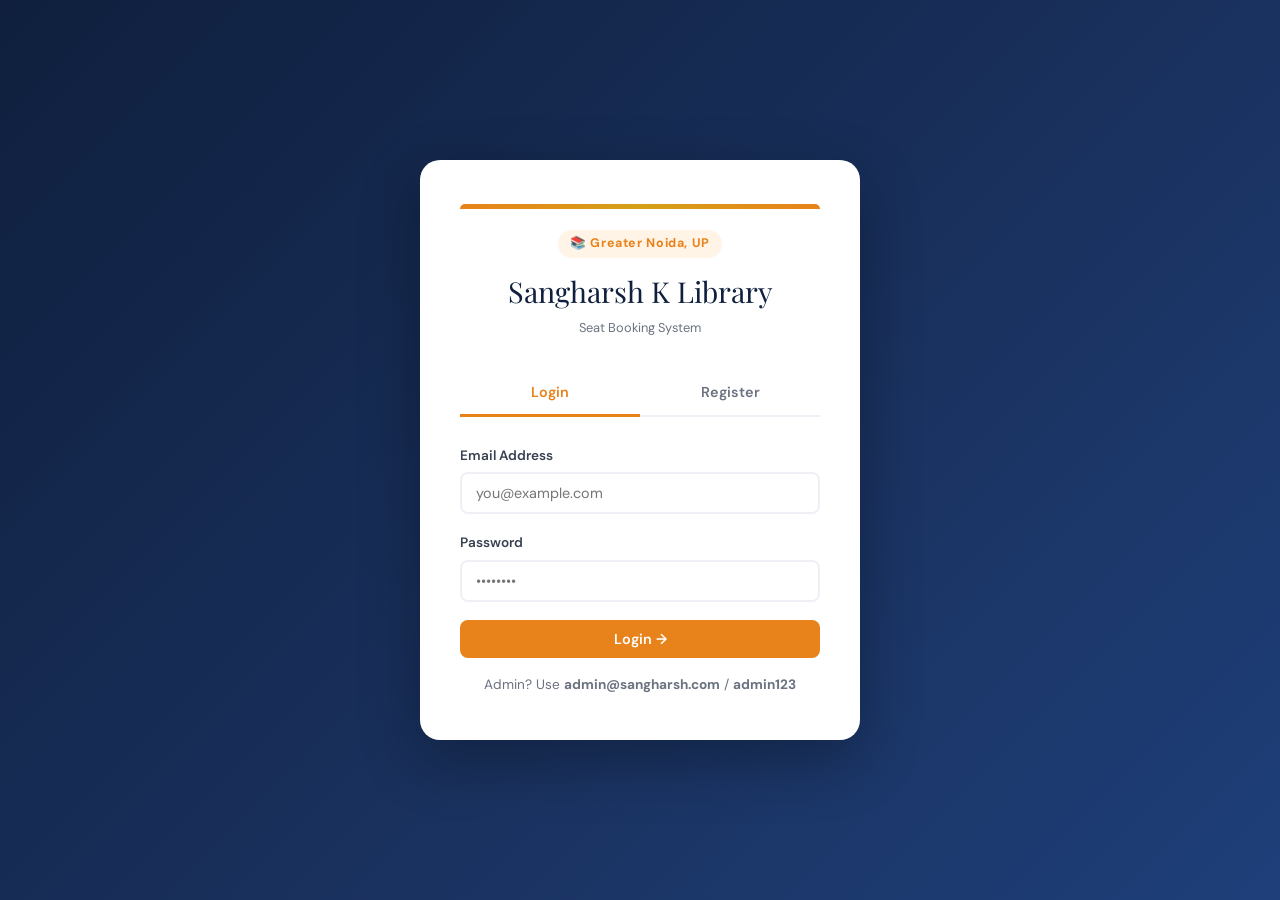
<file: frontend/index.html>
<!DOCTYPE html>
<html lang="en">
<head>
    <meta charset="UTF-8"/>
    <meta name="viewport" content="width=device-width, initial-scale=1.0"/>
    <title>Sangharsh K Library – Login</title>
    <link rel="stylesheet" href="css/style.css"/>
    <style>
        .saffron-bar { height: 5px; background: linear-gradient(90deg, #e8821a, #d4a017, #e8821a); border-radius: 20px 20px 0 0; }
        .hero-badge { background: #fff4e6; color: #e8821a; font-size:0.78rem; font-weight:700; padding:4px 12px; border-radius:999px; display:inline-block; margin-bottom:10px; letter-spacing:0.05em; }
    </style>
</head>
<body>
<div class="auth-page">
    <div class="auth-box">
        <div class="saffron-bar"></div>
        <div class="auth-logo" style="margin-top:20px">
            <span class="hero-badge">📚 Greater Noida, UP</span>
            <span class="lib-name">Sangharsh K Library</span>
            <span class="lib-sub">Seat Booking System</span>
        </div>

        <!-- Tabs -->
        <div class="auth-tabs">
            <div class="auth-tab active" onclick="switchTab('login')">Login</div>
            <div class="auth-tab" onclick="switchTab('register')">Register</div>
        </div>

        <!-- Login Form -->
        <div id="loginForm" class="auth-form active">
            <div class="form-group">
                <label class="form-label">Email Address</label>
                <input type="email" id="loginEmail" class="form-control" placeholder="you@example.com"/>
            </div>
            <div class="form-group">
                <label class="form-label">Password</label>
                <input type="password" id="loginPassword" class="form-control" placeholder="••••••••"/>
            </div>
            <button class="btn btn-saffron w-full" style="justify-content:center" onclick="doLogin()">
                Login →
            </button>
            <p class="text-muted text-center mt-4">
                Admin? Use <b>admin@sangharsh.com</b> / <b>admin123</b>
            </p>
        </div>

        <!-- Register Form -->
        <div id="registerForm" class="auth-form">
            <div class="form-group">
                <label class="form-label">Full Name</label>
                <input type="text" id="regName" class="form-control" placeholder="Your full name"/>
            </div>
            <div class="form-row">
                <div class="form-group">
                    <label class="form-label">Email</label>
                    <input type="email" id="regEmail" class="form-control" placeholder="email@example.com"/>
                </div>
                <div class="form-group">
                    <label class="form-label">Phone</label>
                    <input type="tel" id="regPhone" class="form-control" placeholder="10-digit number"/>
                </div>
            </div>
            <div class="form-group">
                <label class="form-label">Password</label>
                <input type="password" id="regPassword" class="form-control" placeholder="Min 6 characters"/>
            </div>
            <button class="btn btn-primary w-full" style="justify-content:center" onclick="doRegister()">
                Create Account →
            </button>
        </div>
    </div>
</div>

<script src="js/api.js"></script>
<script>
    // Redirect if already logged in
    if (isLoggedIn()) {
        window.location.href = isAdmin() ? 'pages/admin-dashboard.html' : 'pages/dashboard.html';
    }

    function switchTab(tab) {
        document.querySelectorAll('.auth-tab').forEach((t,i) => t.classList.toggle('active', (i===0 && tab==='login')||(i===1 && tab==='register')));
        document.getElementById('loginForm').classList.toggle('active', tab === 'login');
        document.getElementById('registerForm').classList.toggle('active', tab === 'register');
    }

    async function doLogin() {
        const email    = document.getElementById('loginEmail').value.trim();
        const password = document.getElementById('loginPassword').value;
        if (!email || !password) { showToast('Please fill all fields', 'error'); return; }
        try {
            const data = await AuthAPI.login({ email, password });
            saveAuth(data);
            showToast('Welcome back, ' + data.fullName + '!', 'success');
            setTimeout(() => {
                window.location.href = data.role === 'ADMIN' ? 'pages/admin-dashboard.html' : 'pages/dashboard.html';
            }, 500);
        } catch(e) { showToast(e.message, 'error'); }
    }

    async function doRegister() {
        const fullName = document.getElementById('regName').value.trim();
        const email    = document.getElementById('regEmail').value.trim();
        const phone    = document.getElementById('regPhone').value.trim();
        const password = document.getElementById('regPassword').value;
        if (!fullName || !email || !password) { showToast('Please fill all required fields', 'error'); return; }
        try {
            const data = await AuthAPI.register({ fullName, email, password, phone });
            saveAuth(data);
            showToast('Account created! Welcome!', 'success');
            setTimeout(() => window.location.href = 'pages/dashboard.html', 500);
        } catch(e) { showToast(e.message, 'error'); }
    }

    // Allow Enter key
    document.addEventListener('keypress', e => { if(e.key==='Enter') { if(document.getElementById('loginForm').classList.contains('active')) doLogin(); else doRegister(); }});
</script>
</body>
</html>
</file>
<file: frontend/css/style.css>
/* ============================================================
   Sangharsh K Library - Main Stylesheet
   Theme: Deep Navy + Saffron (academic, bold, Indian identity)
   ============================================================ */

@import url('https://fonts.googleapis.com/css2?family=Playfair+Display:wght@600;700&family=DM+Sans:wght@300;400;500;600&display=swap');

/* ---------- CSS Variables ---------- */
:root {
    --navy:       #0f1f3d;
    --navy-light: #1a3260;
    --navy-mid:   #152b54;
    --saffron:    #e8821a;
    --saffron-lt: #f5a03a;
    --gold:       #d4a017;
    --cream:      #fdf8f0;
    --white:      #ffffff;
    --gray-50:    #f8f9fc;
    --gray-100:   #eef0f6;
    --gray-300:   #c4c9d9;
    --gray-500:   #6b7280;
    --gray-700:   #374151;
    --green:      #16a34a;
    --green-lt:   #dcfce7;
    --red:        #dc2626;
    --red-lt:     #fee2e2;
    --blue:       #2563eb;
    --blue-lt:    #dbeafe;
    --yellow-lt:  #fef9c3;
    --yellow:     #ca8a04;
    --orange-lt:  #ffedd5;
    --orange:     #ea580c;

    --radius:     12px;
    --radius-sm:  8px;
    --shadow:     0 4px 24px rgba(15,31,61,0.10);
    --shadow-lg:  0 8px 40px rgba(15,31,61,0.16);
    --transition: 0.2s ease;

    --font-display: 'Playfair Display', Georgia, serif;
    --font-body:    'DM Sans', system-ui, sans-serif;
}

/* ---------- Reset & Base ---------- */
*, *::before, *::after { box-sizing: border-box; margin: 0; padding: 0; }
html { scroll-behavior: smooth; }
body {
    font-family: var(--font-body);
    background: var(--gray-50);
    color: var(--gray-700);
    min-height: 100vh;
    line-height: 1.6;
}
a { color: inherit; text-decoration: none; }
img { max-width: 100%; }

/* ---------- Layout ---------- */
.page-wrapper { display: flex; min-height: 100vh; }

/* Sidebar */
.sidebar {
    width: 250px;
    background: var(--navy);
    color: var(--white);
    display: flex;
    flex-direction: column;
    position: fixed;
    top: 0; left: 0; bottom: 0;
    z-index: 100;
    overflow-y: auto;
    transition: var(--transition);
}
.sidebar-logo {
    padding: 28px 20px 20px;
    border-bottom: 1px solid rgba(255,255,255,0.1);
}
.sidebar-logo .lib-name {
    font-family: var(--font-display);
    font-size: 1.25rem;
    color: var(--saffron);
    line-height: 1.3;
}
.sidebar-logo .lib-loc {
    font-size: 0.72rem;
    color: rgba(255,255,255,0.55);
    margin-top: 2px;
}
.sidebar nav { padding: 16px 0; flex: 1; }
.nav-item {
    display: flex;
    align-items: center;
    gap: 12px;
    padding: 12px 20px;
    font-size: 0.9rem;
    font-weight: 500;
    color: rgba(255,255,255,0.7);
    cursor: pointer;
    border-left: 3px solid transparent;
    transition: var(--transition);
}
.nav-item:hover, .nav-item.active {
    background: rgba(232,130,26,0.12);
    color: var(--saffron);
    border-left-color: var(--saffron);
}
.nav-item .nav-icon { font-size: 1.1rem; width: 20px; text-align: center; }
.sidebar-footer {
    padding: 16px 20px;
    border-top: 1px solid rgba(255,255,255,0.1);
    font-size: 0.8rem;
    color: rgba(255,255,255,0.45);
}

/* Main content area */
.main-content {
    margin-left: 250px;
    flex: 1;
    display: flex;
    flex-direction: column;
    min-height: 100vh;
}

/* Topbar */
.topbar {
    background: var(--white);
    padding: 16px 32px;
    display: flex;
    align-items: center;
    justify-content: space-between;
    border-bottom: 1px solid var(--gray-100);
    position: sticky; top: 0; z-index: 90;
    box-shadow: 0 1px 8px rgba(0,0,0,0.05);
}
.topbar-title { font-family: var(--font-display); font-size: 1.4rem; color: var(--navy); }
.topbar-user {
    display: flex; align-items: center; gap: 10px;
    font-size: 0.88rem; color: var(--gray-500);
}
.avatar {
    width: 36px; height: 36px; border-radius: 50%;
    background: var(--navy);
    color: var(--white);
    display: flex; align-items: center; justify-content: center;
    font-weight: 600; font-size: 0.85rem;
}
.btn-logout {
    background: var(--red-lt); color: var(--red);
    border: none; border-radius: var(--radius-sm);
    padding: 6px 14px; font-size: 0.82rem; font-weight: 600;
    cursor: pointer; transition: var(--transition);
}
.btn-logout:hover { background: var(--red); color: white; }

/* Page body */
.content-area { padding: 32px; flex: 1; }

/* ---------- Cards ---------- */
.card {
    background: var(--white);
    border-radius: var(--radius);
    box-shadow: var(--shadow);
    padding: 24px;
    margin-bottom: 24px;
}
.card-title {
    font-family: var(--font-display);
    font-size: 1.15rem;
    color: var(--navy);
    margin-bottom: 20px;
    padding-bottom: 12px;
    border-bottom: 2px solid var(--gray-100);
}

/* Stat cards */
.stats-grid {
    display: grid;
    grid-template-columns: repeat(auto-fill, minmax(200px, 1fr));
    gap: 20px;
    margin-bottom: 28px;
}
.stat-card {
    background: var(--white);
    border-radius: var(--radius);
    padding: 22px;
    box-shadow: var(--shadow);
    display: flex;
    flex-direction: column;
    gap: 8px;
    border-left: 4px solid var(--saffron);
    transition: var(--transition);
}
.stat-card:hover { transform: translateY(-2px); box-shadow: var(--shadow-lg); }
.stat-icon { font-size: 1.6rem; }
.stat-value { font-size: 2rem; font-weight: 700; color: var(--navy); line-height: 1; }
.stat-label { font-size: 0.8rem; color: var(--gray-500); font-weight: 500; text-transform: uppercase; letter-spacing: 0.05em; }

/* ---------- Buttons ---------- */
.btn {
    display: inline-flex; align-items: center; gap: 8px;
    padding: 10px 20px;
    border-radius: var(--radius-sm);
    border: none; cursor: pointer;
    font-family: var(--font-body); font-size: 0.9rem; font-weight: 600;
    transition: var(--transition); white-space: nowrap;
}
.btn-primary   { background: var(--navy);    color: white; }
.btn-primary:hover { background: var(--navy-light); }
.btn-saffron   { background: var(--saffron); color: white; }
.btn-saffron:hover { background: var(--saffron-lt); }
.btn-success   { background: var(--green);   color: white; }
.btn-danger    { background: var(--red);     color: white; }
.btn-danger:hover { background: #b91c1c; }
.btn-outline   { background: transparent; color: var(--navy); border: 2px solid var(--navy); }
.btn-outline:hover { background: var(--navy); color: white; }
.btn-sm        { padding: 6px 12px; font-size: 0.8rem; }
.btn:disabled  { opacity: 0.5; cursor: not-allowed; }

/* ---------- Forms ---------- */
.form-group { margin-bottom: 18px; }
.form-label { display: block; font-size: 0.85rem; font-weight: 600; color: var(--gray-700); margin-bottom: 6px; }
.form-control {
    width: 100%; padding: 10px 14px;
    border: 2px solid var(--gray-100);
    border-radius: var(--radius-sm);
    font-family: var(--font-body); font-size: 0.9rem;
    color: var(--gray-700); background: var(--white);
    transition: var(--transition);
    outline: none;
}
.form-control:focus { border-color: var(--saffron); box-shadow: 0 0 0 3px rgba(232,130,26,0.15); }
.form-row { display: grid; grid-template-columns: 1fr 1fr; gap: 16px; }

/* ---------- Tables ---------- */
.table-wrapper { overflow-x: auto; }
table { width: 100%; border-collapse: collapse; font-size: 0.88rem; }
thead { background: var(--navy); color: white; }
thead th { padding: 12px 16px; text-align: left; font-weight: 600; font-size: 0.8rem; text-transform: uppercase; letter-spacing: 0.05em; }
tbody tr { border-bottom: 1px solid var(--gray-100); transition: var(--transition); }
tbody tr:hover { background: var(--gray-50); }
tbody td { padding: 12px 16px; color: var(--gray-700); }

/* ---------- Badges ---------- */
.badge {
    display: inline-block; padding: 3px 10px;
    border-radius: 999px; font-size: 0.75rem; font-weight: 600;
}
.badge-green  { background: var(--green-lt);  color: var(--green); }
.badge-red    { background: var(--red-lt);    color: var(--red); }
.badge-blue   { background: var(--blue-lt);   color: var(--blue); }
.badge-yellow { background: var(--yellow-lt); color: var(--yellow); }
.badge-orange { background: var(--orange-lt); color: var(--orange); }
.badge-gray   { background: var(--gray-100);  color: var(--gray-500); }

/* ---------- Seat Grid ---------- */
.seats-grid {
    display: grid;
    grid-template-columns: repeat(auto-fill, minmax(120px, 1fr));
    gap: 14px;
    padding: 8px 0;
}
.seat-card {
    border: 2px solid var(--gray-100);
    border-radius: var(--radius);
    padding: 16px 10px;
    text-align: center;
    cursor: pointer;
    transition: var(--transition);
    background: var(--white);
    position: relative;
}
.seat-card.available { border-color: var(--green); }
.seat-card.available:hover { background: var(--green-lt); transform: translateY(-2px); box-shadow: var(--shadow); }
.seat-card.booked { border-color: var(--red); background: var(--red-lt); cursor: not-allowed; opacity: 0.7; }
.seat-card.selected { border-color: var(--saffron); background: #fff4e6; box-shadow: 0 0 0 3px rgba(232,130,26,0.2); }
.seat-number { font-weight: 700; font-size: 1rem; color: var(--navy); }
.seat-section { font-size: 0.72rem; color: var(--gray-500); margin-top: 4px; }
.seat-status { font-size: 0.72rem; font-weight: 600; margin-top: 6px; }
.available .seat-status { color: var(--green); }
.booked .seat-status { color: var(--red); }

/* ---------- Legend ---------- */
.seat-legend { display: flex; gap: 20px; flex-wrap: wrap; margin-bottom: 20px; font-size: 0.83rem; }
.legend-item { display: flex; align-items: center; gap: 8px; }
.legend-dot { width: 16px; height: 16px; border-radius: 4px; border: 2px solid; }
.legend-dot.available { border-color: var(--green); background: var(--green-lt); }
.legend-dot.booked    { border-color: var(--red);   background: var(--red-lt); }
.legend-dot.selected  { border-color: var(--saffron); background: #fff4e6; }

/* ---------- Auth Pages ---------- */
.auth-page {
    min-height: 100vh;
    background: linear-gradient(135deg, var(--navy) 0%, var(--navy-light) 60%, #1e3f7a 100%);
    display: flex; align-items: center; justify-content: center;
    padding: 20px;
}
.auth-box {
    background: var(--white);
    border-radius: 20px;
    padding: 44px 40px;
    width: 100%; max-width: 440px;
    box-shadow: 0 20px 60px rgba(0,0,0,0.3);
}
.auth-logo {
    text-align: center; margin-bottom: 32px;
}
.auth-logo .lib-name {
    font-family: var(--font-display);
    font-size: 1.8rem;
    color: var(--navy);
    display: block;
}
.auth-logo .lib-sub {
    font-size: 0.8rem;
    color: var(--gray-500);
    margin-top: 4px;
    display: block;
}
.auth-tabs { display: flex; margin-bottom: 28px; border-bottom: 2px solid var(--gray-100); }
.auth-tab {
    flex: 1; padding: 10px; text-align: center;
    font-weight: 600; font-size: 0.9rem; cursor: pointer;
    color: var(--gray-500); border-bottom: 3px solid transparent;
    margin-bottom: -2px; transition: var(--transition);
}
.auth-tab.active { color: var(--saffron); border-bottom-color: var(--saffron); }
.auth-form { display: none; }
.auth-form.active { display: block; }

/* ---------- Modal ---------- */
.modal-overlay {
    display: none; position: fixed; inset: 0;
    background: rgba(15,31,61,0.55); backdrop-filter: blur(3px);
    z-index: 200; align-items: center; justify-content: center;
    padding: 20px;
}
.modal-overlay.open { display: flex; }
.modal-box {
    background: var(--white); border-radius: var(--radius);
    padding: 32px; width: 100%; max-width: 480px;
    box-shadow: var(--shadow-lg); animation: popIn 0.2s ease;
}
@keyframes popIn { from { transform: scale(0.95); opacity: 0; } to { transform: scale(1); opacity: 1; } }
.modal-title {
    font-family: var(--font-display); font-size: 1.2rem; color: var(--navy);
    margin-bottom: 20px; padding-bottom: 12px; border-bottom: 2px solid var(--gray-100);
}
.modal-actions { display: flex; gap: 12px; justify-content: flex-end; margin-top: 20px; }

/* ---------- Toast ---------- */
.toast {
    position: fixed; bottom: 24px; right: 24px;
    padding: 12px 20px; border-radius: var(--radius-sm);
    font-size: 0.88rem; font-weight: 600;
    background: var(--navy); color: white;
    box-shadow: var(--shadow-lg); z-index: 999;
    transform: translateY(16px); opacity: 0;
    transition: all 0.3s ease;
}
.toast.show { transform: translateY(0); opacity: 1; }
.toast.toast-success { background: var(--green); }
.toast.toast-error   { background: var(--red); }
.toast.toast-info    { background: var(--blue); }

/* ---------- Price Summary ---------- */
.price-box {
    background: linear-gradient(135deg, var(--navy), var(--navy-light));
    color: white; border-radius: var(--radius);
    padding: 20px; margin-top: 16px;
}
.price-row { display: flex; justify-content: space-between; font-size: 0.9rem; margin-bottom: 8px; }
.price-total { font-size: 1.5rem; font-weight: 700; color: var(--saffron); }
.price-label { font-size: 0.8rem; opacity: 0.7; text-transform: uppercase; letter-spacing: 0.05em; }

/* ---------- Section Header ---------- */
.section-header {
    display: flex; align-items: center; justify-content: space-between;
    margin-bottom: 20px;
}
.section-header h2 {
    font-family: var(--font-display); font-size: 1.3rem; color: var(--navy);
}

/* ---------- Empty State ---------- */
.empty-state {
    text-align: center; padding: 48px 20px;
    color: var(--gray-500);
}
.empty-state .empty-icon { font-size: 3rem; margin-bottom: 12px; }
.empty-state p { font-size: 0.95rem; }

/* ---------- Hamburger menu (mobile) ---------- */
.hamburger {
    display: none; background: none; border: none;
    font-size: 1.4rem; cursor: pointer; color: var(--navy);
}

/* ---------- Responsive ---------- */
@media (max-width: 768px) {
    .sidebar { transform: translateX(-100%); }
    .sidebar.open { transform: translateX(0); }
    .main-content { margin-left: 0; }
    .hamburger { display: block; }
    .content-area { padding: 20px 16px; }
    .stats-grid { grid-template-columns: 1fr 1fr; }
    .form-row { grid-template-columns: 1fr; }
    .auth-box { padding: 32px 24px; }
    .seats-grid { grid-template-columns: repeat(auto-fill, minmax(100px, 1fr)); }
    thead { display: none; }
    tbody tr { display: block; margin-bottom: 16px; background: white; border-radius: var(--radius-sm); box-shadow: var(--shadow); padding: 12px; }
    tbody td { display: flex; justify-content: space-between; border: none; padding: 6px 8px; font-size: 0.85rem; }
    tbody td::before { content: attr(data-label); font-weight: 600; color: var(--gray-500); }
}

/* ---------- Sidebar overlay (mobile) ---------- */
.sidebar-overlay {
    display: none; position: fixed; inset: 0;
    background: rgba(0,0,0,0.4); z-index: 99;
}
.sidebar-overlay.open { display: block; }

/* Scrollbar */
::-webkit-scrollbar { width: 6px; }
::-webkit-scrollbar-track { background: transparent; }
::-webkit-scrollbar-thumb { background: var(--gray-300); border-radius: 4px; }

/* Utility */
.text-center { text-align: center; }
.text-muted  { color: var(--gray-500); font-size: 0.85rem; }
.mt-4 { margin-top: 16px; }
.mb-4 { margin-bottom: 16px; }
.gap-2 { gap: 8px; }
.flex { display: flex; }
.items-center { align-items: center; }
.justify-between { justify-content: space-between; }
.w-full { width: 100%; }
.hidden { display: none !important; }
</file>
